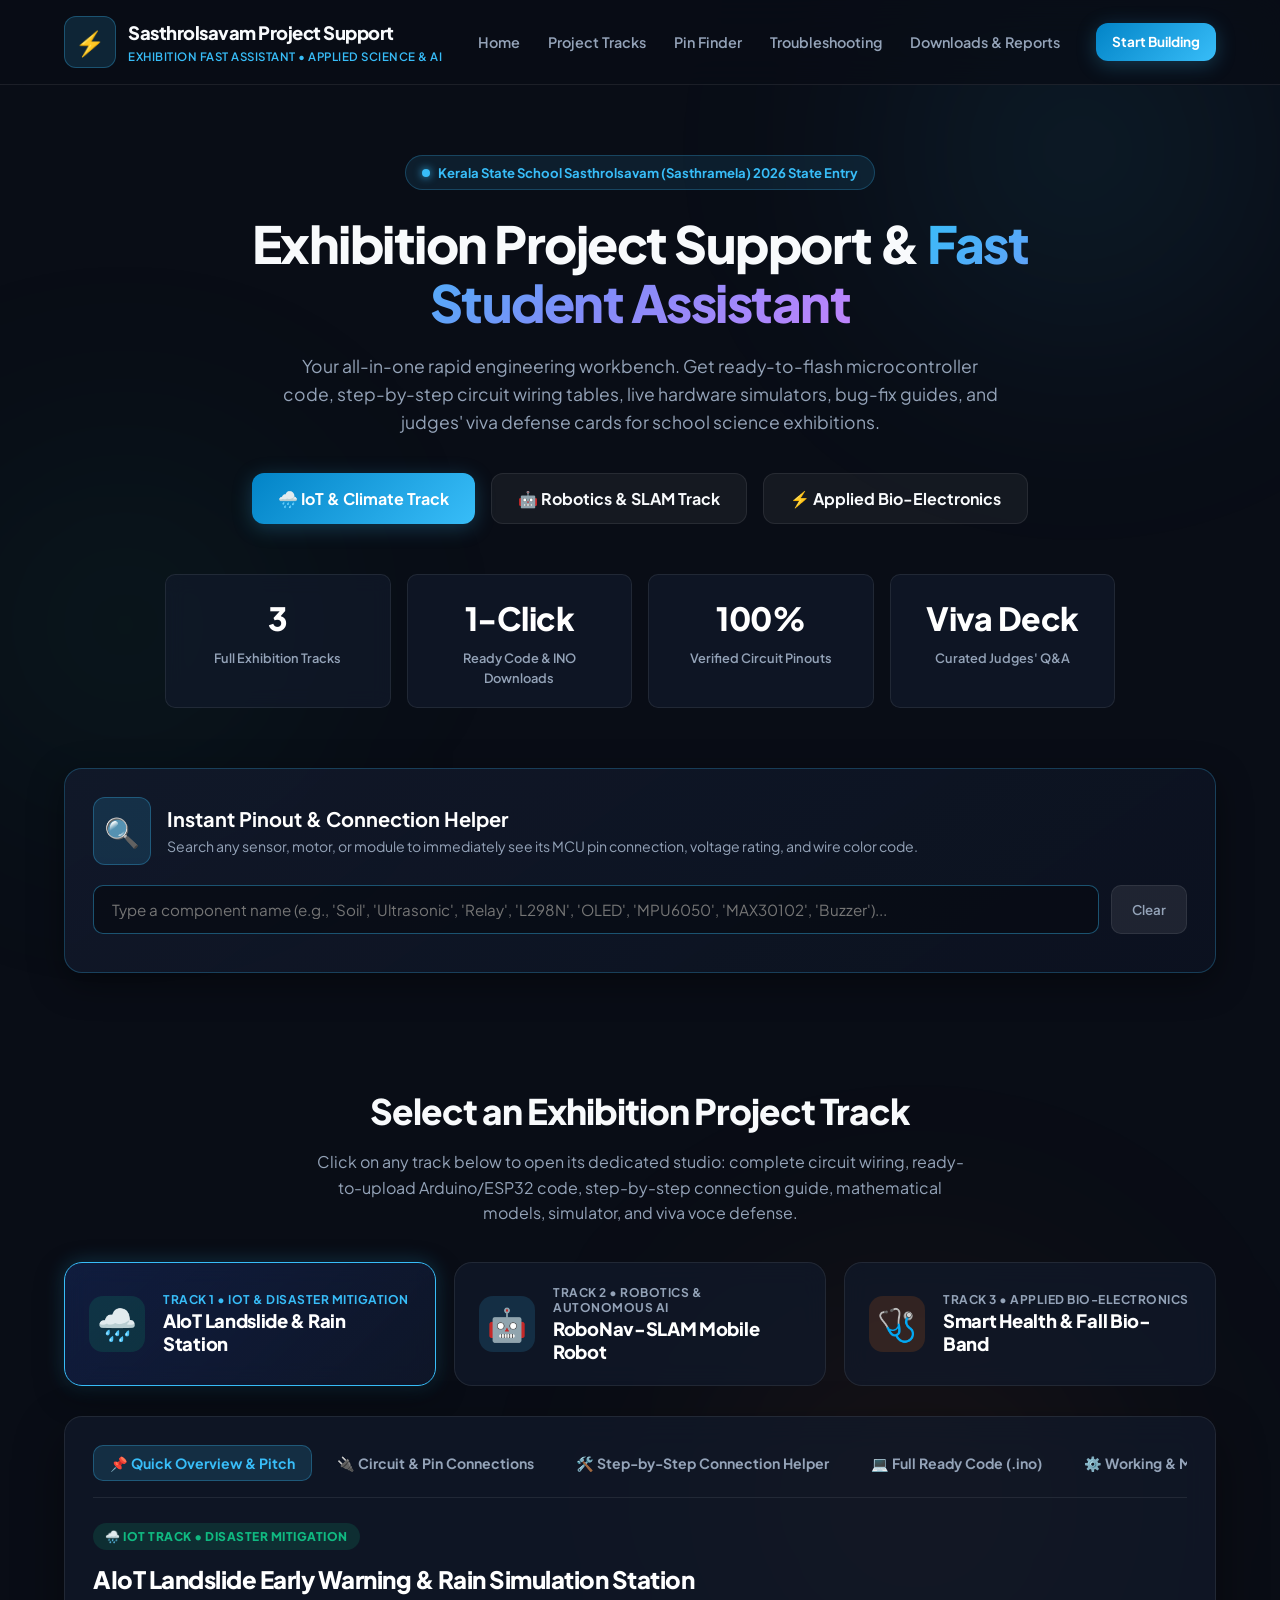
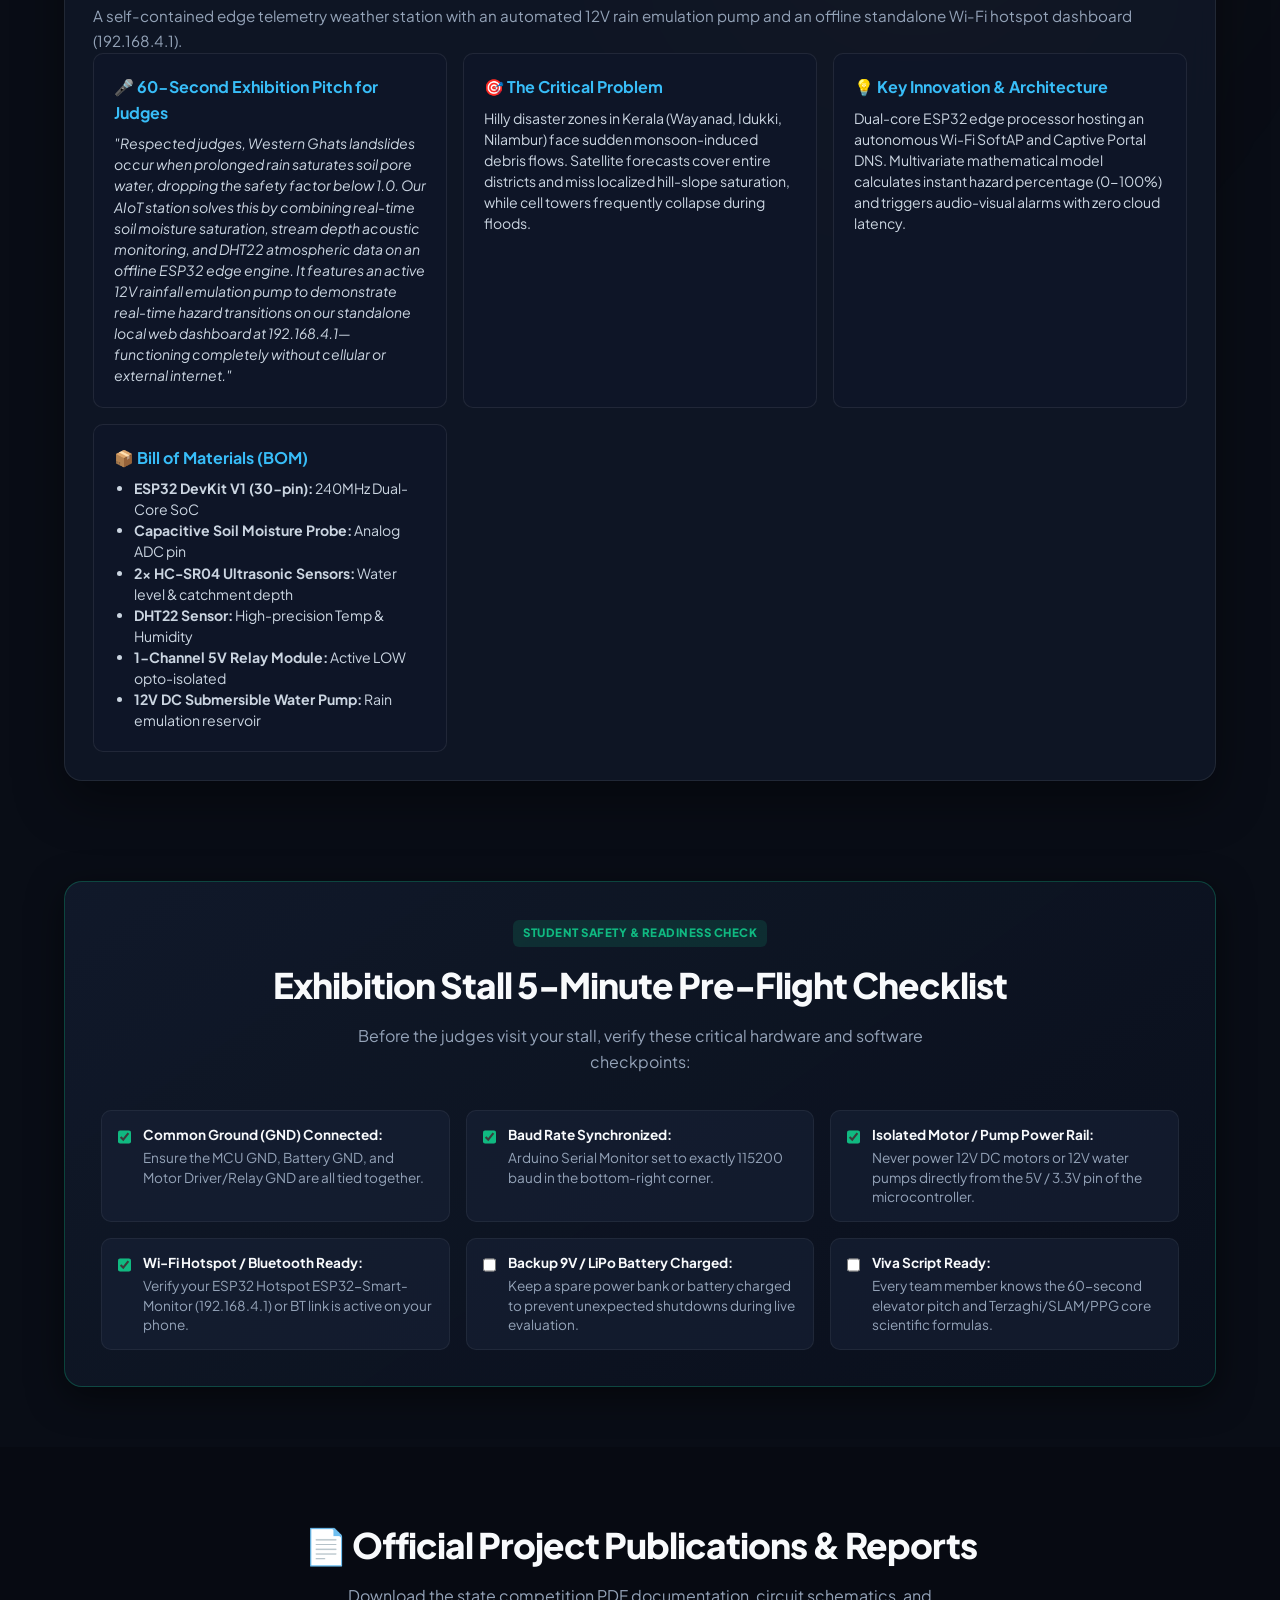
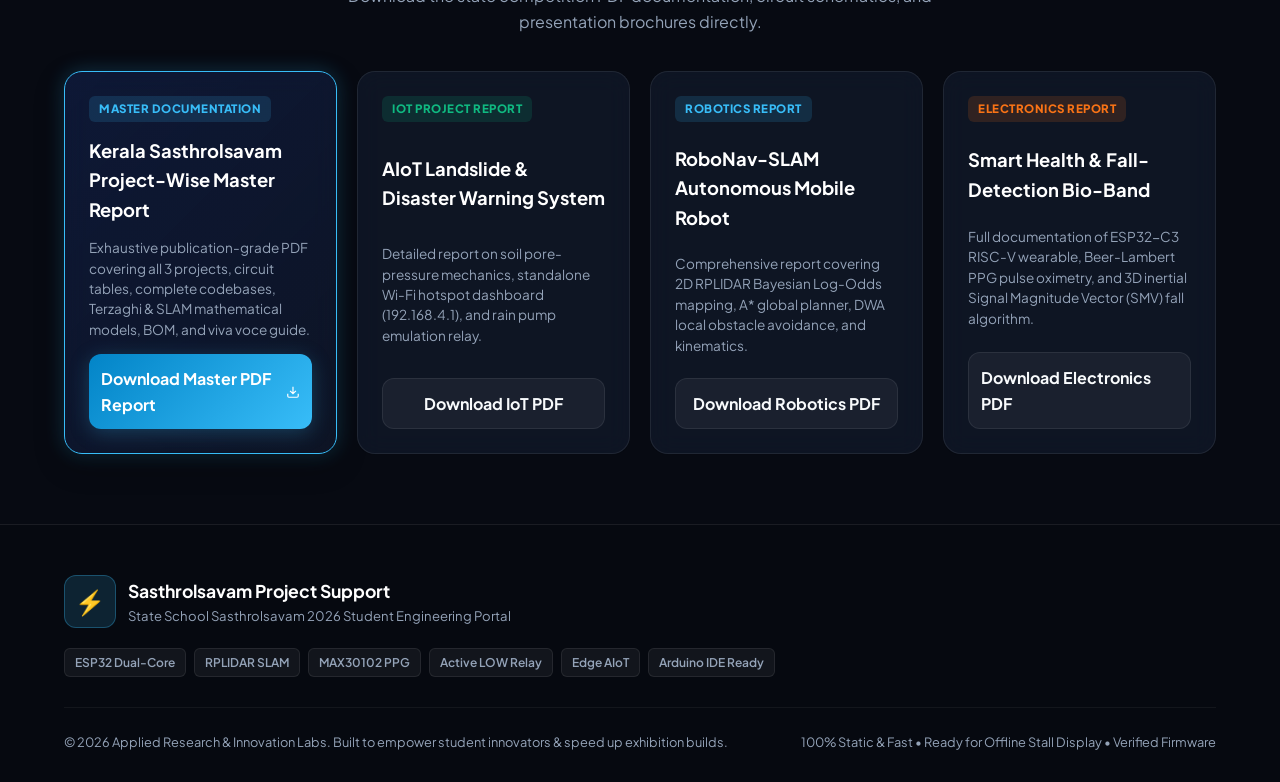
<file: index.html>
<!DOCTYPE html>
<html lang="en">
<head>
  <meta charset="UTF-8">
  <meta name="viewport" content="width=device-width, initial-scale=1.0">
  <title>Sasthrolsavam Project Support | Applied Innovation Hub for IoT, Robotics & Electronics</title>
  <meta name="description" content="Official project support & exhibition assistant portal - Complete guides, circuit pinouts, ready-to-upload code, troubleshooting, and viva defense for IoT, Robotics, and Electronics exhibition projects.">
  <link rel="stylesheet" href="style.css">
  <link rel="preconnect" href="https://fonts.googleapis.com">
  <link rel="preconnect" href="https://fonts.gstatic.com" crossorigin>
  <link href="https://fonts.googleapis.com/css2?family=Plus+Jakarta+Sans:wght@400;500;600;700;800&family=JetBrains+Mono:wght@400;500;700&display=swap" rel="stylesheet">
</head>
<body>
  <!-- Background Glows -->
  <div class="glow glow-1"></div>
  <div class="glow glow-2"></div>
  <div class="glow glow-3"></div>

  <!-- Navbar -->
  <nav class="navbar">
    <div class="nav-container">
      <div class="nav-brand" onclick="window.scrollTo({top: 0, behavior: 'smooth'})" style="cursor: pointer;">
        <span class="brand-logo">⚡</span>
        <div class="brand-text">
          <span class="brand-name">Sasthrolsavam Project Support</span>
          <span class="brand-tag">Exhibition Fast Assistant &bull; Applied Science & AI</span>
        </div>
      </div>
      <div class="nav-links">
        <a href="#hero" class="nav-link">Home</a>
        <a href="#projects-hub" class="nav-link">Project Tracks</a>
        <a href="#pinout-finder" class="nav-link">Pin Finder</a>
        <a href="#troubleshooting-guide" class="nav-link">Troubleshooting</a>
        <a href="#downloads" class="nav-link">Downloads & Reports</a>
      </div>
      <div class="nav-actions">
        <a href="#projects-hub" class="btn btn-sm btn-primary">Start Building</a>
      </div>
    </div>
  </nav>

  <!-- Hero Section -->
  <header class="hero" id="hero">
    <div class="hero-container">
      <div class="badge-pill">
        <span class="badge-dot"></span>
        <span>Kerala State School Sasthrolsavam (Sasthramela) 2026 State Entry</span>
      </div>
      <h1 class="hero-title">
        Exhibition Project Support & <span class="gradient-text">Fast Student Assistant</span>
      </h1>
      <p class="hero-desc">
        Your all-in-one rapid engineering workbench. Get ready-to-flash microcontroller code, step-by-step circuit wiring tables, live hardware simulators, bug-fix guides, and judges' viva defense cards for school science exhibitions.
      </p>

      <!-- Fast Action Domain Cards -->
      <div class="hero-actions">
        <button class="btn btn-lg btn-primary quick-jump" onclick="selectDomain('iot')">
          <span>🌧️ IoT & Climate Track</span>
        </button>
        <button class="btn btn-lg btn-secondary quick-jump" onclick="selectDomain('robotics')">
          <span>🤖 Robotics & SLAM Track</span>
        </button>
        <button class="btn btn-lg btn-secondary quick-jump" onclick="selectDomain('electronics')">
          <span>⚡ Applied Bio-Electronics</span>
        </button>
      </div>

      <!-- Quick Metrics -->
      <div class="stats-grid">
        <div class="stat-card">
          <span class="stat-num">3</span>
          <span class="stat-label">Full Exhibition Tracks</span>
        </div>
        <div class="stat-card">
          <span class="stat-num">1-Click</span>
          <span class="stat-label">Ready Code & INO Downloads</span>
        </div>
        <div class="stat-card">
          <span class="stat-num">100%</span>
          <span class="stat-label">Verified Circuit Pinouts</span>
        </div>
        <div class="stat-card">
          <span class="stat-num">Viva Deck</span>
          <span class="stat-label">Curated Judges' Q&A</span>
        </div>
      </div>
    </div>
  </header>

  <!-- Universal Instant Pin Finder Search Bar -->
  <section class="pinout-search-section" id="pinout-finder">
    <div class="section-container">
      <div class="search-box-card">
        <div class="search-header">
          <span class="search-icon">🔍</span>
          <div>
            <h3>Instant Pinout & Connection Helper</h3>
            <p>Search any sensor, motor, or module to immediately see its MCU pin connection, voltage rating, and wire color code.</p>
          </div>
        </div>
        <div class="search-input-wrapper">
          <input type="text" id="pinout-search-input" placeholder="Type a component name (e.g., 'Soil', 'Ultrasonic', 'Relay', 'L298N', 'OLED', 'MPU6050', 'MAX30102', 'Buzzer')..." oninput="searchPinout(this.value)">
          <button class="search-clear-btn" onclick="clearPinoutSearch()">Clear</button>
        </div>
        <div id="pinout-search-results" class="pinout-results-box" style="display: none;">
          <!-- Dynamically filled by JS -->
        </div>
      </div>
    </div>
  </section>

  <!-- Projects Hub Section -->
  <main class="projects-section" id="projects-hub">
    <div class="section-container">
      <div class="section-header">
        <h2 class="section-title">Select an Exhibition Project Track</h2>
        <p class="section-subtitle">Click on any track below to open its dedicated studio: complete circuit wiring, ready-to-upload Arduino/ESP32 code, step-by-step connection guide, mathematical models, simulator, and viva voce defense.</p>
      </div>

      <!-- 3 Main Project Selector Menus -->
      <div class="project-selector">
        <button class="project-btn active" data-project="iot" id="btn-iot" onclick="selectDomain('iot')">
          <div class="project-btn-icon" style="background: rgba(16, 185, 129, 0.15); color: #10b981;">🌧️</div>
          <div class="project-btn-info">
            <span class="project-btn-tag">Track 1 &bull; IoT & Disaster Mitigation</span>
            <h3 class="project-btn-title">AIoT Landslide & Rain Station</h3>
          </div>
        </button>

        <button class="project-btn" data-project="robotics" id="btn-robotics" onclick="selectDomain('robotics')">
          <div class="project-btn-icon" style="background: rgba(56, 189, 248, 0.15); color: #38bdf8;">🤖</div>
          <div class="project-btn-info">
            <span class="project-btn-tag">Track 2 &bull; Robotics & Autonomous AI</span>
            <h3 class="project-btn-title">RoboNav-SLAM Mobile Robot</h3>
          </div>
        </button>

        <button class="project-btn" data-project="electronics" id="btn-electronics" onclick="selectDomain('electronics')">
          <div class="project-btn-icon" style="background: rgba(249, 115, 22, 0.15); color: #f97316;">🩺</div>
          <div class="project-btn-info">
            <span class="project-btn-tag">Track 3 &bull; Applied Bio-Electronics</span>
            <h3 class="project-btn-title">Smart Health & Fall Bio-Band</h3>
          </div>
        </button>
      </div>

      <!-- Project Detail Display Container -->
      <div class="project-detail-box" id="project-detail">
        <!-- Sub-Navigation Tabs for Selected Project -->
        <div class="tabs-nav">
          <button class="tab-link active" data-tab="overview">📌 Quick Overview & Pitch</button>
          <button class="tab-link" data-tab="circuit">🔌 Circuit & Pin Connections</button>
          <button class="tab-link" data-tab="steps">🛠️ Step-by-Step Connection Helper</button>
          <button class="tab-link" data-tab="code">💻 Full Ready Code (.ino)</button>
          <button class="tab-link" data-tab="working">⚙️ Working & Math Formulation</button>
          <button class="tab-link" data-tab="applications">🚀 Exhibition Applications</button>
          <button class="tab-link" data-tab="simulator">🎮 Live Interactive Simulator</button>
          <button class="tab-link" data-tab="troubleshooting">🚨 Fast Troubleshooting</button>
          <button class="tab-link" data-tab="viva">🎤 Judges' Viva Voce Defense</button>
        </div>

        <!-- Dynamic Content Injected Here by JavaScript -->
        <div class="tab-content-wrapper" id="tab-content">
          <!-- Populated by script.js -->
        </div>
      </div>
    </div>
  </main>

  <!-- Universal Exhibition Pre-Presentation Checklist -->
  <section class="checklist-section" id="troubleshooting-guide">
    <div class="section-container">
      <div class="checklist-card">
        <div class="section-header text-left">
          <span class="doc-badge green">Student Safety & Readiness Check</span>
          <h2 class="section-title" style="margin-top: 10px;">Exhibition Stall 5-Minute Pre-Flight Checklist</h2>
          <p class="section-subtitle">Before the judges visit your stall, verify these critical hardware and software checkpoints:</p>
        </div>

        <div class="checklist-grid">
          <label class="checklist-item">
            <input type="checkbox" checked>
            <div class="check-text">
              <strong>Common Ground (GND) Connected:</strong> Ensure the MCU GND, Battery GND, and Motor Driver/Relay GND are all tied together.
            </div>
          </label>
          <label class="checklist-item">
            <input type="checkbox" checked>
            <div class="check-text">
              <strong>Baud Rate Synchronized:</strong> Arduino Serial Monitor set to exactly <code>115200 baud</code> in the bottom-right corner.
            </div>
          </label>
          <label class="checklist-item">
            <input type="checkbox" checked>
            <div class="check-text">
              <strong>Isolated Motor / Pump Power Rail:</strong> Never power 12V DC motors or 12V water pumps directly from the 5V / 3.3V pin of the microcontroller.
            </div>
          </label>
          <label class="checklist-item">
            <input type="checkbox" checked>
            <div class="check-text">
              <strong>Wi-Fi Hotspot / Bluetooth Ready:</strong> Verify your ESP32 Hotspot <code>ESP32-Smart-Monitor</code> (192.168.4.1) or BT link is active on your phone.
            </div>
          </label>
          <label class="checklist-item">
            <input type="checkbox">
            <div class="check-text">
              <strong>Backup 9V / LiPo Battery Charged:</strong> Keep a spare power bank or battery charged to prevent unexpected shutdowns during live evaluation.
            </div>
          </label>
          <label class="checklist-item">
            <input type="checkbox">
            <div class="check-text">
              <strong>Viva Script Ready:</strong> Every team member knows the 60-second elevator pitch and Terzaghi/SLAM/PPG core scientific formulas.
            </div>
          </label>
        </div>
      </div>
    </div>
  </section>

  <!-- Master Documentation & Downloads Section -->
  <section class="downloads-section" id="downloads">
    <div class="section-container">
      <div class="section-header">
        <h2 class="section-title">📄 Official Project Publications & Reports</h2>
        <p class="section-subtitle">Download the state competition PDF documentation, circuit schematics, and presentation brochures directly.</p>
      </div>

      <div class="downloads-grid">
        <div class="doc-card featured">
          <div class="doc-badge">Master Documentation</div>
          <h3>Kerala Sasthrolsavam Project-Wise Master Report</h3>
          <p>Exhaustive publication-grade PDF covering all 3 projects, circuit tables, complete codebases, Terzaghi & SLAM mathematical models, BOM, and viva voce guide.</p>
          <a href="reports/Kerala_Sasthrolsavam_Projectwise_Master_Report.pdf" download class="btn btn-primary btn-block">
            <span>Download Master PDF Report</span>
            <svg width="18" height="18" viewBox="0 0 24 24" fill="none" stroke="currentColor" stroke-width="2"><path d="M21 15v4a2 2 0 0 1-2 2H5a2 2 0 0 1-2-2v-4M7 10l5 5 5-5M12 15V3"/></svg>
          </a>
        </div>

        <div class="doc-card">
          <div class="doc-badge green">IoT Project Report</div>
          <h3>AIoT Landslide & Disaster Warning System</h3>
          <p>Detailed report on soil pore-pressure mechanics, standalone Wi-Fi hotspot dashboard (192.168.4.1), and rain pump emulation relay.</p>
          <a href="reports/Landslide_Alert_System_Sasthramela_Report.pdf" download class="btn btn-secondary btn-block">
            <span>Download IoT PDF</span>
          </a>
        </div>

        <div class="doc-card">
          <div class="doc-badge blue">Robotics Report</div>
          <h3>RoboNav-SLAM Autonomous Mobile Robot</h3>
          <p>Comprehensive report covering 2D RPLIDAR Bayesian Log-Odds mapping, A* global planner, DWA local obstacle avoidance, and kinematics.</p>
          <a href="reports/RoboNav_SLAM_Sasthramela_Report.pdf" download class="btn btn-secondary btn-block">
            <span>Download Robotics PDF</span>
          </a>
        </div>

        <div class="doc-card">
          <div class="doc-badge orange">Electronics Report</div>
          <h3>Smart Health & Fall-Detection Bio-Band</h3>
          <p>Full documentation of ESP32-C3 RISC-V wearable, Beer-Lambert PPG pulse oximetry, and 3D inertial Signal Magnitude Vector (SMV) fall algorithm.</p>
          <a href="reports/Health_Monitor_Band_Sasthramela_Report.pdf" download class="btn btn-secondary btn-block">
            <span>Download Electronics PDF</span>
          </a>
        </div>
      </div>
    </div>
  </section>

  <!-- Footer -->
  <footer class="footer">
    <div class="footer-container">
      <div class="footer-top">
        <div class="footer-brand">
          <span class="brand-logo">⚡</span>
          <div>
            <h3>Sasthrolsavam Project Support</h3>
            <p>State School Sasthrolsavam 2026 Student Engineering Portal</p>
          </div>
        </div>
        <div class="footer-tags">
          <span class="tag">ESP32 Dual-Core</span>
          <span class="tag">RPLIDAR SLAM</span>
          <span class="tag">MAX30102 PPG</span>
          <span class="tag">Active LOW Relay</span>
          <span class="tag">Edge AIoT</span>
          <span class="tag">Arduino IDE Ready</span>
        </div>
      </div>
      <div class="footer-bottom">
        <p>&copy; 2026 Applied Research & Innovation Labs. Built to empower student innovators & speed up exhibition builds.</p>
        <p>100% Static & Fast &bull; Ready for Offline Stall Display &bull; Verified Firmware</p>
      </div>
    </div>
  </footer>

  <script src="script.js"></script>
</body>
</html>
</file>
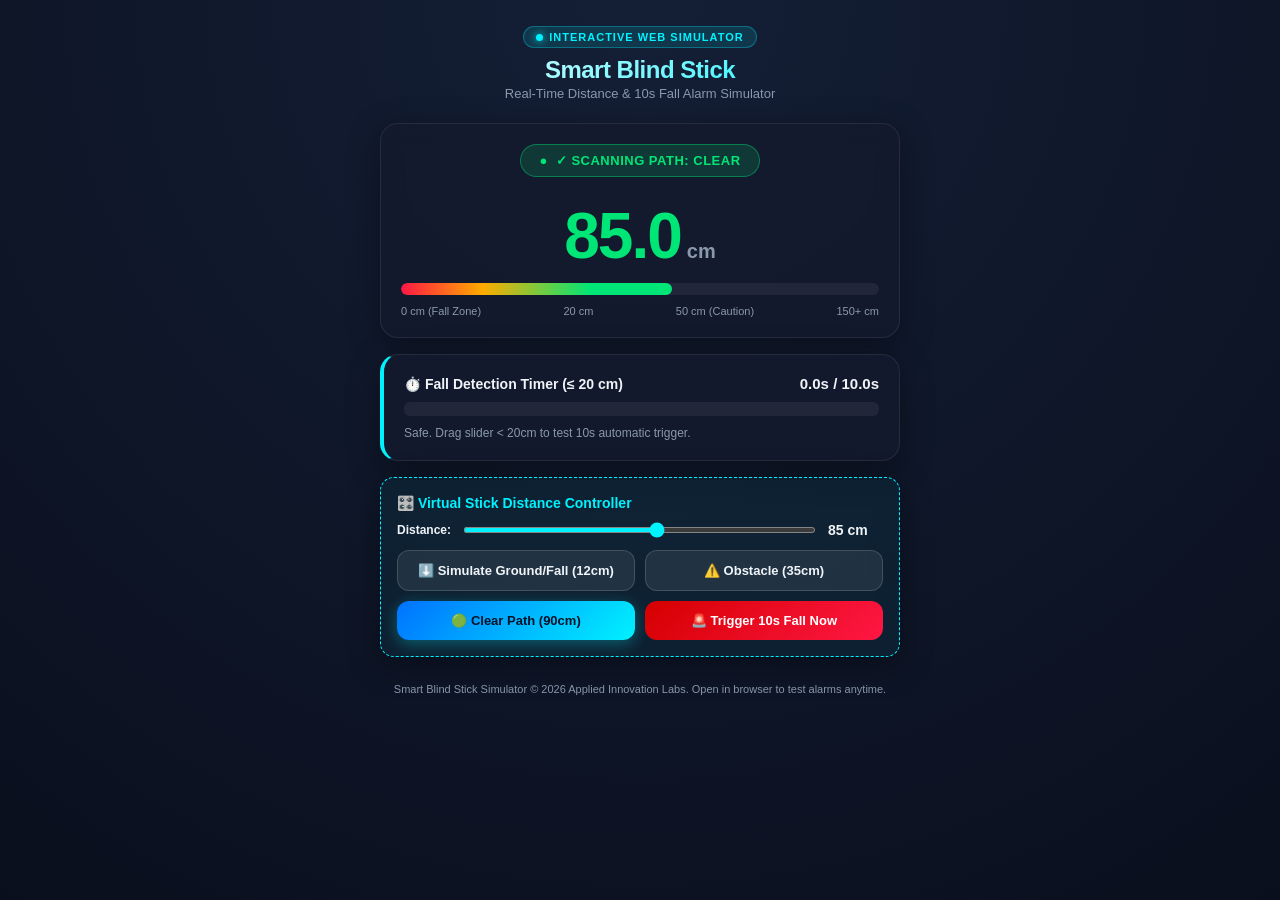
<file: smart_blind_stick/simulator/index.html>
<!DOCTYPE html>
<html lang="en">
<head>
  <meta charset="UTF-8">
  <meta name="viewport" content="width=device-width, initial-scale=1.0, maximum-scale=1.0, user-scalable=no">
  <title>Smart Blind Stick Dashboard (Live Simulator)</title>
  <style>
    :root {
      --bg-dark: #0a0f1d;
      --card-bg: rgba(20, 27, 45, 0.85);
      --card-border: rgba(255, 255, 255, 0.08);
      --accent-cyan: #00f2ff;
      --accent-blue: #0072ff;
      --color-safe: #00e676;
      --color-warn: #ffab00;
      --color-danger: #ff1744;
      --text-main: #f0f4f8;
      --text-muted: #8a99ad;
    }

    * {
      box-sizing: border-box;
      margin: 0;
      padding: 0;
      font-family: -apple-system, BlinkMacSystemFont, 'Segoe UI', Roboto, Helvetica, Arial, sans-serif;
    }

    body {
      background: radial-gradient(circle at top center, #141f36 0%, var(--bg-dark) 100%);
      color: var(--text-main);
      min-height: 100vh;
      padding: 16px;
      display: flex;
      flex-direction: column;
      align-items: center;
    }

    .container {
      width: 100%;
      max-width: 520px;
      display: flex;
      flex-direction: column;
      gap: 16px;
    }

    header {
      text-align: center;
      padding: 10px 0 6px;
    }

    .header-badge {
      display: inline-flex;
      align-items: center;
      gap: 6px;
      background: rgba(0, 242, 255, 0.12);
      border: 1px solid rgba(0, 242, 255, 0.3);
      color: var(--accent-cyan);
      font-size: 11px;
      font-weight: 700;
      text-transform: uppercase;
      letter-spacing: 1px;
      padding: 4px 12px;
      border-radius: 20px;
      margin-bottom: 8px;
    }

    .header-badge .pulse-dot {
      width: 7px;
      height: 7px;
      background: var(--accent-cyan);
      border-radius: 50%;
      box-shadow: 0 0 8px var(--accent-cyan);
      animation: pulse 1.5s infinite;
    }

    @keyframes pulse {
      0% { transform: scale(0.9); opacity: 0.7; }
      50% { transform: scale(1.3); opacity: 1; }
      100% { transform: scale(0.9); opacity: 0.7; }
    }

    h1 {
      font-size: 24px;
      font-weight: 800;
      letter-spacing: -0.5px;
      background: linear-gradient(135deg, #ffffff 0%, var(--accent-cyan) 100%);
      -webkit-background-clip: text;
      -webkit-text-fill-color: transparent;
    }

    .subtitle {
      font-size: 13px;
      color: var(--text-muted);
      margin-top: 2px;
    }

    .card {
      background: var(--card-bg);
      backdrop-filter: blur(12px);
      -webkit-backdrop-filter: blur(12px);
      border: 1px solid var(--card-border);
      border-radius: 18px;
      padding: 20px;
      box-shadow: 0 8px 32px rgba(0, 0, 0, 0.37);
      transition: all 0.3s ease;
    }

    .emergency-banner {
      display: none;
      background: linear-gradient(135deg, rgba(255, 23, 68, 0.95), rgba(183, 0, 32, 0.95));
      border: 2px solid #ff5252;
      border-radius: 18px;
      padding: 20px;
      text-align: center;
      box-shadow: 0 0 35px rgba(255, 23, 68, 0.75);
      animation: emergencyPulse 0.8s infinite alternate;
    }

    @keyframes emergencyPulse {
      from { transform: scale(1); box-shadow: 0 0 20px rgba(255, 23, 68, 0.6); }
      to { transform: scale(1.02); box-shadow: 0 0 45px rgba(255, 23, 68, 1); }
    }

    .emergency-banner.active {
      display: block;
    }

    .emergency-title {
      font-size: 22px;
      font-weight: 900;
      color: #ffffff;
      text-transform: uppercase;
      letter-spacing: 1px;
      display: flex;
      align-items: center;
      justify-content: center;
      gap: 10px;
    }

    .emergency-desc {
      font-size: 14px;
      color: #ffebee;
      margin-top: 8px;
      font-weight: 500;
      line-height: 1.4;
    }

    .btn-silence {
      margin-top: 14px;
      background: #ffffff;
      color: #b70020;
      border: none;
      padding: 10px 24px;
      border-radius: 12px;
      font-size: 15px;
      font-weight: 800;
      cursor: pointer;
      box-shadow: 0 4px 15px rgba(0,0,0,0.25);
      transition: transform 0.15s;
    }

    .btn-silence:active {
      transform: scale(0.95);
    }

    .gauge-card {
      text-align: center;
      position: relative;
      overflow: hidden;
    }

    .distance-display {
      margin: 10px 0;
      display: flex;
      justify-content: center;
      align-items: baseline;
      gap: 6px;
    }

    .distance-value {
      font-size: 64px;
      font-weight: 900;
      font-feature-settings: "tnum";
      letter-spacing: -2px;
      transition: color 0.3s;
    }

    .distance-unit {
      font-size: 20px;
      font-weight: 600;
      color: var(--text-muted);
    }

    .status-pill {
      display: inline-flex;
      align-items: center;
      gap: 8px;
      padding: 8px 18px;
      border-radius: 30px;
      font-size: 13px;
      font-weight: 700;
      text-transform: uppercase;
      letter-spacing: 0.5px;
      margin-bottom: 12px;
      transition: all 0.3s ease;
    }

    .status-safe {
      background: rgba(0, 230, 118, 0.15);
      color: var(--color-safe);
      border: 1px solid rgba(0, 230, 118, 0.4);
    }

    .status-warn {
      background: rgba(255, 171, 0, 0.15);
      color: var(--color-warn);
      border: 1px solid rgba(255, 171, 0, 0.4);
    }

    .status-danger {
      background: rgba(255, 23, 68, 0.18);
      color: var(--color-danger);
      border: 1px solid rgba(255, 23, 68, 0.5);
      animation: dangerFlash 1s infinite alternate;
    }

    .bar-container {
      background: rgba(255, 255, 255, 0.06);
      height: 12px;
      border-radius: 6px;
      overflow: hidden;
      margin: 10px 0;
      position: relative;
    }

    .distance-bar {
      height: 100%;
      width: 50%;
      border-radius: 6px;
      background: linear-gradient(90deg, var(--color-danger) 0%, var(--color-warn) 30%, var(--color-safe) 70%);
      transition: width 0.25s ease-out;
    }

    .fall-timer-card {
      border-left: 4px solid var(--accent-cyan);
    }

    .timer-header {
      display: flex;
      justify-content: space-between;
      align-items: center;
      margin-bottom: 8px;
    }

    .timer-title {
      font-size: 14px;
      font-weight: 700;
      color: var(--text-main);
      display: flex;
      align-items: center;
      gap: 6px;
    }

    .timer-val {
      font-size: 15px;
      font-weight: 800;
      font-feature-settings: "tnum";
    }

    .fall-progress-bar {
      height: 100%;
      width: 0%;
      border-radius: 6px;
      background: linear-gradient(90deg, #ffab00, #ff1744);
      transition: width 0.1s linear;
    }

    .timer-helper {
      font-size: 12px;
      color: var(--text-muted);
      margin-top: 6px;
    }

    .simulator-control {
      background: rgba(0, 242, 255, 0.05);
      border: 1px dashed var(--accent-cyan);
      border-radius: 14px;
      padding: 16px;
    }

    .sim-slider-row {
      display: flex;
      align-items: center;
      gap: 12px;
      margin-top: 10px;
    }

    input[type=range] {
      flex: 1;
      accent-color: var(--accent-cyan);
      height: 6px;
      cursor: pointer;
    }

    .btn-group {
      display: grid;
      grid-template-columns: 1fr 1fr;
      gap: 10px;
      margin-top: 12px;
    }

    .btn {
      background: rgba(255, 255, 255, 0.08);
      border: 1px solid rgba(255, 255, 255, 0.15);
      color: var(--text-main);
      padding: 12px 16px;
      border-radius: 12px;
      font-size: 13px;
      font-weight: 700;
      cursor: pointer;
      display: flex;
      align-items: center;
      justify-content: center;
      gap: 6px;
      transition: all 0.2s;
    }

    .btn:hover {
      background: rgba(255, 255, 255, 0.14);
    }

    .btn:active {
      transform: scale(0.97);
    }

    .btn-primary {
      background: linear-gradient(135deg, var(--accent-blue) 0%, var(--accent-cyan) 100%);
      border: none;
      color: #051329;
      font-weight: 800;
      box-shadow: 0 4px 15px rgba(0, 242, 255, 0.3);
    }

    .btn-danger {
      background: linear-gradient(135deg, #d50000 0%, #ff1744 100%);
      border: none;
      color: #fff;
    }

    footer {
      text-align: center;
      font-size: 11px;
      color: var(--text-muted);
      margin-top: 10px;
      padding-bottom: 16px;
    }
  </style>
</head>
<body>

  <div class="container">

    <header>
      <div class="header-badge">
        <div class="pulse-dot"></div>
        <span>Interactive Web Simulator</span>
      </div>
      <h1>Smart Blind Stick</h1>
      <p class="subtitle">Real-Time Distance & 10s Fall Alarm Simulator</p>
    </header>

    <!-- EMERGENCY ALERT BANNER -->
    <div id="emergencyBanner" class="emergency-banner">
      <div class="emergency-title">
        <span>🚨</span> FALL DETECTED! <span>🚨</span>
      </div>
      <p class="emergency-desc">
        <strong>THE USER HAS FALLEN DOWN!</strong><br>
        Distance was &le; 20 cm for over 10 continuous seconds.<br>
        Emergency Siren & Spoken Voice Alert are Active!
      </p>
      <button class="btn-silence" onclick="resetAlarm()">SILENCE & RESET ALARM</button>
    </div>

    <!-- MAIN DISTANCE GAUGE -->
    <div class="card gauge-card">
      <div id="statusPill" class="status-pill status-safe">
        <span>●</span> <span id="statusText">Scanning Path: Safe</span>
      </div>

      <div class="distance-display">
        <span id="distVal" class="distance-value">85.0</span>
        <span class="distance-unit">cm</span>
      </div>

      <div class="bar-container">
        <div id="distBar" class="distance-bar" style="width: 56%;"></div>
      </div>
      <div style="display: flex; justify-content: space-between; font-size: 11px; color: var(--text-muted);">
        <span>0 cm (Fall Zone)</span>
        <span>20 cm</span>
        <span>50 cm (Caution)</span>
        <span>150+ cm</span>
      </div>
    </div>

    <!-- 10-SECOND FALL DETECTION TIMER -->
    <div class="card fall-timer-card">
      <div class="timer-header">
        <span class="timer-title">⏱️ Fall Detection Timer (&le; 20 cm)</span>
        <span id="timerVal" class="timer-val">0.0s / 10.0s</span>
      </div>
      <div class="bar-container" style="height: 14px;">
        <div id="fallBar" class="fall-progress-bar"></div>
      </div>
      <div class="timer-helper" id="timerHelper">
        Drag slider below 20 cm to start 10s countdown.
      </div>
    </div>

    <!-- SIMULATOR CONTROLS -->
    <div class="card simulator-control">
      <strong style="font-size: 14px; color: var(--accent-cyan);">🎛️ Virtual Stick Distance Controller</strong>
      <div class="sim-slider-row">
        <span style="font-size: 12px; font-weight: 700;">Distance:</span>
        <input type="range" id="simSlider" min="5" max="150" value="85" oninput="onSliderChange(this.value)">
        <span id="sliderLabel" style="font-size: 14px; font-weight: 800; width: 55px;">85 cm</span>
      </div>

      <div class="btn-group">
        <button class="btn" onclick="setSimDistance(12)">⬇️ Simulate Ground/Fall (12cm)</button>
        <button class="btn" onclick="setSimDistance(35)">⚠️ Obstacle (35cm)</button>
        <button class="btn btn-primary" onclick="setSimDistance(90)">🟢 Clear Path (90cm)</button>
        <button class="btn btn-danger" onclick="triggerImmediateFall()">🚨 Trigger 10s Fall Now</button>
      </div>
    </div>

    <footer>
      Smart Blind Stick Simulator &copy; 2026 Applied Innovation Labs. Open in browser to test alarms anytime.
    </footer>

  </div>

  <script>
    let currentDistance = 85.0;
    let fallStartTime = 0;
    let isAlarm = false;
    let audioCtx = null;
    let sirenInterval = null;
    let isSirenPlaying = false;
    let speechTimer = null;

    function initAudio() {
      if (!audioCtx) {
        const AudioContext = window.AudioContext || window.webkitAudioContext;
        audioCtx = new AudioContext();
      }
      if (audioCtx.state === 'suspended') audioCtx.resume();
    }

    function beep(freq = 880, duration = 0.2, type = 'sawtooth') {
      try {
        if (!audioCtx) initAudio();
        const osc = audioCtx.createOscillator();
        const gain = audioCtx.createGain();
        osc.type = type;
        osc.frequency.setValueAtTime(freq, audioCtx.currentTime);
        gain.gain.setValueAtTime(0.3, audioCtx.currentTime);
        gain.gain.exponentialRampToValueAtTime(0.001, audioCtx.currentTime + duration);
        osc.connect(gain);
        gain.connect(audioCtx.destination);
        osc.start();
        osc.stop(audioCtx.currentTime + duration);
      } catch (e) {}
    }

    function startEmergencySiren() {
      if (isSirenPlaying) return;
      initAudio();
      isSirenPlaying = true;
      let high = false;
      sirenInterval = setInterval(() => {
        if (!isSirenPlaying) return;
        beep(high ? 1760 : 980, 0.25, 'sawtooth');
        high = !high;
      }, 260);

      speak("Warning! Emergency! The user has fallen down! Please assist immediately!");
      speechTimer = setInterval(() => {
        if (isSirenPlaying) speak("Alert! Man fell down! Assist user now!");
      }, 7000);
    }

    function stopEmergencySiren() {
      isSirenPlaying = false;
      if (sirenInterval) clearInterval(sirenInterval);
      if (speechTimer) clearInterval(speechTimer);
      if ('speechSynthesis' in window) window.speechSynthesis.cancel();
    }

    function speak(text) {
      if ('speechSynthesis' in window) {
        const utter = new SpeechSynthesisUtterance(text);
        utter.rate = 1.1;
        window.speechSynthesis.speak(utter);
      }
    }

    function onSliderChange(val) {
      currentDistance = parseFloat(val);
      document.getElementById('sliderLabel').innerText = `${currentDistance} cm`;
      updateUI();
    }

    function setSimDistance(val) {
      document.getElementById('simSlider').value = val;
      onSliderChange(val);
    }

    function triggerImmediateFall() {
      setSimDistance(10);
      fallStartTime = Date.now() - 10050; // Force trigger
    }

    function resetAlarm() {
      isAlarm = false;
      fallStartTime = 0;
      setSimDistance(80);
      stopEmergencySiren();
      document.getElementById('emergencyBanner').classList.remove('active');
    }

    // Simulation Loop (runs every 100ms)
    setInterval(() => {
      const now = Date.now();
      let fallSeconds = 0;

      if (currentDistance <= 20.0) {
        if (fallStartTime === 0) {
          fallStartTime = now;
        }
        fallSeconds = (now - fallStartTime) / 1000;
        if (fallSeconds >= 10.0 && !isAlarm) {
          isAlarm = true;
          startEmergencySiren();
        }
      } else {
        if (!isAlarm) {
          fallStartTime = 0;
          fallSeconds = 0;
        }
      }

      updateUI(fallSeconds);
    }, 100);

    function updateUI(fallSeconds = 0) {
      const dist = currentDistance;
      const distValEl = document.getElementById('distVal');
      const statusPill = document.getElementById('statusPill');
      const statusText = document.getElementById('statusText');
      const distBar = document.getElementById('distBar');
      const banner = document.getElementById('emergencyBanner');

      distValEl.innerText = dist.toFixed(1);
      const barPct = Math.min(100, Math.max(5, (dist / 150) * 100));
      distBar.style.width = `${barPct}%`;

      const clampedSec = Math.min(10.0, fallSeconds);
      document.getElementById('timerVal').innerText = `${clampedSec.toFixed(1)}s / 10.0s`;
      document.getElementById('fallBar').style.width = `${(clampedSec / 10.0) * 100}%`;

      if (isAlarm) {
        statusPill.className = 'status-pill status-danger';
        statusText.innerText = '🚨 CRITICAL: MAN FELL DOWN!';
        distValEl.style.color = 'var(--color-danger)';
        banner.classList.add('active');
      } else {
        banner.classList.remove('active');
        if (dist <= 20) {
          statusPill.className = 'status-pill status-danger';
          statusText.innerText = '⚠️ CRITICAL PROXIMITY (< 20cm)';
          distValEl.style.color = 'var(--color-danger)';
          document.getElementById('timerHelper').innerText = `Fall countdown active! Alarm in ${(10.0 - clampedSec).toFixed(1)}s!`;
        } else if (dist <= 50) {
          statusPill.className = 'status-pill status-warn';
          statusText.innerText = '⚠️ OBSTACLE NEARBY (< 50cm)';
          distValEl.style.color = 'var(--color-warn)';
          document.getElementById('timerHelper').innerText = 'Obstacle in path. Normal walking navigation.';
        } else {
          statusPill.className = 'status-pill status-safe';
          statusText.innerText = '✓ SCANNING PATH: CLEAR';
          distValEl.style.color = 'var(--color-safe)';
          document.getElementById('timerHelper').innerText = 'Safe. Drag slider < 20cm to test 10s automatic trigger.';
        }
      }
    }

    document.addEventListener('click', () => {
      initAudio();
    }, { once: true });
  </script>
</body>
</html>
</file>
<file: style.css>
:root {
  --bg: #090d16;
  --bg-card: rgba(18, 26, 44, 0.7);
  --bg-card-hover: rgba(28, 40, 68, 0.85);
  --border: rgba(255, 255, 255, 0.08);
  --border-active: rgba(56, 189, 248, 0.4);
  --text: #f8fafc;
  --text-muted: #94a3b8;
  --primary: #38bdf8;
  --primary-glow: rgba(56, 189, 248, 0.25);
  --green: #10b981;
  --orange: #f97316;
  --red: #ef4444;
  --radius: 18px;
  --radius-sm: 10px;
}

* {
  box-sizing: border-box;
  margin: 0;
  padding: 0;
  font-family: 'Plus Jakarta Sans', -apple-system, BlinkMacSystemFont, 'Segoe UI', Roboto, sans-serif;
}

body {
  background-color: var(--bg);
  color: var(--text);
  min-height: 100vh;
  overflow-x: hidden;
  position: relative;
  line-height: 1.6;
}

/* Background Ambient Glows */
.glow {
  position: absolute;
  border-radius: 50%;
  filter: blur(120px);
  pointer-events: none;
  z-index: 0;
}
.glow-1 {
  top: -100px;
  right: -50px;
  width: 500px;
  height: 500px;
  background: radial-gradient(circle, rgba(56, 189, 248, 0.15) 0%, transparent 70%);
}
.glow-2 {
  top: 400px;
  left: -100px;
  width: 450px;
  height: 450px;
  background: radial-gradient(circle, rgba(16, 185, 129, 0.12) 0%, transparent 70%);
}
.glow-3 {
  top: 1200px;
  right: 5%;
  width: 600px;
  height: 600px;
  background: radial-gradient(circle, rgba(249, 115, 22, 0.1) 0%, transparent 70%);
}

/* Container */
.nav-container,
.hero-container,
.section-container,
.footer-container {
  width: 100%;
  max-width: 1200px;
  margin: 0 auto;
  padding: 0 24px;
  position: relative;
  z-index: 1;
}

/* Navbar */
.navbar {
  position: sticky;
  top: 0;
  z-index: 100;
  background: rgba(9, 13, 22, 0.75);
  backdrop-filter: blur(16px);
  -webkit-backdrop-filter: blur(16px);
  border-bottom: 1px solid var(--border);
  padding: 16px 0;
}
.nav-container {
  display: flex;
  justify-content: space-between;
  align-items: center;
}
.nav-brand {
  display: flex;
  align-items: center;
  gap: 12px;
}
.brand-logo {
  font-size: 1.5rem;
  background: rgba(56, 189, 248, 0.15);
  padding: 6px 10px;
  border-radius: 12px;
  border: 1px solid rgba(56, 189, 248, 0.3);
}
.brand-name {
  font-size: 1.15rem;
  font-weight: 800;
  letter-spacing: -0.5px;
  display: block;
}
.brand-tag {
  font-size: 0.72rem;
  font-weight: 600;
  color: var(--primary);
  text-transform: uppercase;
  letter-spacing: 0.5px;
  display: block;
}
.nav-links {
  display: flex;
  gap: 28px;
}
.nav-link {
  color: var(--text-muted);
  text-decoration: none;
  font-size: 0.9rem;
  font-weight: 600;
  transition: color 0.2s ease;
}
.nav-link:hover {
  color: var(--text);
}

/* Buttons */
.btn {
  display: inline-flex;
  align-items: center;
  justify-content: center;
  gap: 8px;
  text-decoration: none;
  font-weight: 700;
  border-radius: 12px;
  cursor: pointer;
  transition: all 0.25s cubic-bezier(0.4, 0, 0.2, 1);
  border: none;
}
.btn-sm {
  padding: 8px 16px;
  font-size: 0.85rem;
}
.btn-lg {
  padding: 14px 26px;
  font-size: 1rem;
}
.btn-block {
  width: 100%;
  padding: 12px;
}
.btn-primary {
  background: linear-gradient(135deg, #0284c7, #38bdf8);
  color: #fff;
  box-shadow: 0 4px 20px var(--primary-glow);
}
.btn-primary:hover {
  transform: translateY(-2px);
  box-shadow: 0 8px 25px rgba(56, 189, 248, 0.4);
}
.btn-secondary {
  background: rgba(255, 255, 255, 0.05);
  color: var(--text);
  border: 1px solid var(--border);
}
.btn-secondary:hover {
  background: rgba(255, 255, 255, 0.1);
  border-color: rgba(255, 255, 255, 0.2);
  transform: translateY(-2px);
}

/* Hero Section */
.hero {
  padding: 70px 0 60px;
  text-align: center;
}
.badge-pill {
  display: inline-flex;
  align-items: center;
  gap: 8px;
  background: rgba(56, 189, 248, 0.1);
  border: 1px solid rgba(56, 189, 248, 0.25);
  color: var(--primary);
  padding: 6px 16px;
  border-radius: 999px;
  font-size: 0.82rem;
  font-weight: 700;
  margin-bottom: 24px;
}
.badge-dot {
  width: 8px;
  height: 8px;
  background: var(--primary);
  border-radius: 50%;
  box-shadow: 0 0 8px var(--primary);
  animation: pulse 2s infinite ease-in-out;
}
@keyframes pulse {
  0%, 100% { opacity: 1; transform: scale(1); }
  50% { opacity: 0.4; transform: scale(0.8); }
}
.hero-title {
  font-size: 3.2rem;
  font-weight: 800;
  line-height: 1.15;
  letter-spacing: -1.5px;
  max-width: 900px;
  margin: 0 auto 20px;
}
.gradient-text {
  background: linear-gradient(135deg, #38bdf8, #818cf8, #c084fc);
  -webkit-background-clip: text;
  -webkit-text-fill-color: transparent;
}
.hero-desc {
  font-size: 1.1rem;
  color: var(--text-muted);
  max-width: 720px;
  margin: 0 auto 36px;
  line-height: 1.6;
}
.hero-actions {
  display: flex;
  justify-content: center;
  gap: 16px;
  flex-wrap: wrap;
  margin-bottom: 50px;
}

/* Stats Grid */
.stats-grid {
  display: grid;
  grid-template-columns: repeat(auto-fit, minmax(200px, 1fr));
  gap: 16px;
  max-width: 950px;
  margin: 0 auto;
}
.stat-card {
  background: var(--bg-card);
  backdrop-filter: blur(10px);
  border: 1px solid var(--border);
  border-radius: var(--radius-sm);
  padding: 18px 20px;
  display: flex;
  flex-direction: column;
  align-items: center;
  gap: 4px;
}
.stat-num {
  font-size: 2rem;
  font-weight: 800;
  color: #fff;
  letter-spacing: -0.5px;
}
.stat-label {
  font-size: 0.8rem;
  color: var(--text-muted);
  font-weight: 600;
}

/* Projects Section */
.projects-section {
  padding: 60px 0;
}
.section-header {
  text-align: center;
  margin-bottom: 36px;
}
.section-title {
  font-size: 2.2rem;
  font-weight: 800;
  letter-spacing: -1px;
  margin-bottom: 10px;
}
.section-subtitle {
  color: var(--text-muted);
  font-size: 1rem;
  max-width: 650px;
  margin: 0 auto;
}

/* Project Selector Buttons (3 Big Cards) */
.project-selector {
  display: grid;
  grid-template-columns: repeat(auto-fit, minmax(300px, 1fr));
  gap: 18px;
  margin-bottom: 30px;
}
.project-btn {
  background: var(--bg-card);
  backdrop-filter: blur(12px);
  border: 1.5px solid var(--border);
  border-radius: var(--radius);
  padding: 22px 24px;
  display: flex;
  align-items: center;
  gap: 18px;
  cursor: pointer;
  text-align: left;
  transition: all 0.25s ease;
  position: relative;
  overflow: hidden;
}
.project-btn:hover {
  background: var(--bg-card-hover);
  border-color: rgba(255, 255, 255, 0.2);
  transform: translateY(-3px);
}
.project-btn.active {
  background: linear-gradient(135deg, rgba(30, 58, 138, 0.35), rgba(15, 23, 42, 0.9));
  border-color: var(--primary);
  box-shadow: 0 10px 30px rgba(0, 0, 0, 0.4), 0 0 20px var(--primary-glow);
}
.project-btn-icon {
  font-size: 2rem;
  width: 56px;
  height: 56px;
  border-radius: 14px;
  display: flex;
  align-items: center;
  justify-content: center;
  flex-shrink: 0;
}
.project-btn-tag {
  font-size: 0.75rem;
  font-weight: 700;
  color: var(--text-muted);
  text-transform: uppercase;
  letter-spacing: 0.5px;
  display: block;
  margin-bottom: 2px;
}
.project-btn.active .project-btn-tag {
  color: var(--primary);
}
.project-btn-title {
  font-size: 1.15rem;
  font-weight: 800;
  color: #fff;
  letter-spacing: -0.3px;
}

/* Project Detail Box */
.project-detail-box {
  background: var(--bg-card);
  backdrop-filter: blur(16px);
  border: 1px solid var(--border);
  border-radius: var(--radius);
  padding: 28px;
  box-shadow: 0 20px 50px rgba(0, 0, 0, 0.4);
}

/* Tabs Navigation */
.tabs-nav {
  display: flex;
  gap: 8px;
  border-bottom: 1px solid var(--border);
  padding-bottom: 16px;
  margin-bottom: 24px;
  overflow-x: auto;
  scrollbar-width: none;
}
.tabs-nav::-webkit-scrollbar {
  display: none;
}
.tab-link {
  background: transparent;
  border: 1px solid transparent;
  color: var(--text-muted);
  padding: 8px 16px;
  border-radius: 10px;
  font-size: 0.88rem;
  font-weight: 700;
  cursor: pointer;
  white-space: nowrap;
  transition: all 0.2s ease;
}
.tab-link:hover {
  color: var(--text);
  background: rgba(255, 255, 255, 0.05);
}
.tab-link.active {
  background: rgba(56, 189, 248, 0.15);
  border-color: rgba(56, 189, 248, 0.3);
  color: var(--primary);
}

/* Tab Content Typography & Components */
.tab-content {
  display: flex;
  flex-direction: column;
  gap: 24px;
  animation: fadeIn 0.3s ease;
}
@keyframes fadeIn {
  from { opacity: 0; transform: translateY(6px); }
  to { opacity: 1; transform: translateY(0); }
}

.tab-header h3 {
  font-size: 1.5rem;
  font-weight: 800;
  color: #fff;
  letter-spacing: -0.5px;
  margin-bottom: 6px;
}
.tab-header p {
  color: var(--text-muted);
  font-size: 0.95rem;
}

/* Detail Cards Grid */
.detail-grid {
  display: grid;
  grid-template-columns: repeat(auto-fit, minmax(280px, 1fr));
  gap: 16px;
}
.detail-card {
  background: rgba(15, 23, 42, 0.6);
  border: 1px solid var(--border);
  border-radius: var(--radius-sm);
  padding: 20px;
}
.detail-card h4 {
  font-size: 1rem;
  font-weight: 700;
  color: var(--primary);
  margin-bottom: 8px;
  display: flex;
  align-items: center;
  gap: 8px;
}
.detail-card p, .detail-card li {
  font-size: 0.88rem;
  color: #cbd5e1;
  line-height: 1.5;
}
.detail-card ul {
  padding-left: 20px;
  margin-top: 6px;
}

/* Tables */
.data-table-wrap {
  width: 100%;
  overflow-x: auto;
  border-radius: var(--radius-sm);
  border: 1px solid var(--border);
}
.data-table {
  width: 100%;
  border-collapse: collapse;
  text-align: left;
  font-size: 0.85rem;
}
.data-table th {
  background: rgba(15, 23, 42, 0.9);
  color: var(--primary);
  padding: 12px 16px;
  font-weight: 700;
  text-transform: uppercase;
  font-size: 0.75rem;
  letter-spacing: 0.5px;
  border-bottom: 1px solid var(--border);
}
.data-table td {
  padding: 12px 16px;
  border-bottom: 1px solid rgba(255, 255, 255, 0.04);
  color: #cbd5e1;
}
.data-table tr:hover td {
  background: rgba(255, 255, 255, 0.02);
}

/* Code Display Block */
.code-container {
  background: #050811;
  border: 1px solid var(--border);
  border-radius: var(--radius-sm);
  overflow: hidden;
}
.code-header {
  background: rgba(15, 23, 42, 0.8);
  padding: 10px 16px;
  display: flex;
  justify-content: space-between;
  align-items: center;
  border-bottom: 1px solid var(--border);
}
.code-title {
  font-family: 'JetBrains Mono', monospace;
  font-size: 0.8rem;
  color: var(--primary);
  font-weight: 600;
}
.btn-copy {
  background: rgba(255, 255, 255, 0.08);
  border: 1px solid var(--border);
  color: var(--text-muted);
  padding: 4px 10px;
  border-radius: 6px;
  font-size: 0.75rem;
  font-weight: 600;
  cursor: pointer;
  transition: all 0.2s ease;
}
.btn-copy:hover {
  color: #fff;
  background: rgba(255, 255, 255, 0.15);
}
.code-block {
  padding: 16px;
  font-family: 'JetBrains Mono', monospace;
  font-size: 0.78rem;
  line-height: 1.5;
  color: #e2e8f0;
  overflow-x: auto;
  max-height: 450px;
  white-space: pre;
}

/* Interactive Simulator Cards */
.simulator-box {
  background: linear-gradient(135deg, rgba(30, 58, 138, 0.2), rgba(15, 23, 42, 0.8));
  border: 1px solid rgba(56, 189, 248, 0.3);
  border-radius: var(--radius-sm);
  padding: 24px;
  display: flex;
  flex-direction: column;
  gap: 16px;
}
.sim-controls {
  display: flex;
  gap: 14px;
  flex-wrap: wrap;
  align-items: center;
}
.sim-metric-row {
  display: grid;
  grid-template-columns: repeat(auto-fit, minmax(180px, 1fr));
  gap: 14px;
}
.sim-card {
  background: rgba(0, 0, 0, 0.3);
  border: 1px solid var(--border);
  border-radius: 10px;
  padding: 14px;
  text-align: center;
}
.sim-card-title {
  font-size: 0.75rem;
  color: var(--text-muted);
  text-transform: uppercase;
  font-weight: 700;
  margin-bottom: 4px;
}
.sim-card-val {
  font-size: 1.6rem;
  font-weight: 800;
  color: #fff;
}

/* Downloads Section */
.downloads-section {
  padding: 70px 0;
  background: rgba(0, 0, 0, 0.2);
}
.downloads-grid {
  display: grid;
  grid-template-columns: repeat(auto-fit, minmax(260px, 1fr));
  gap: 20px;
}
.doc-card {
  background: var(--bg-card);
  backdrop-filter: blur(12px);
  border: 1px solid var(--border);
  border-radius: var(--radius);
  padding: 24px;
  display: flex;
  flex-direction: column;
  justify-content: space-between;
  gap: 14px;
  transition: transform 0.25s ease, border-color 0.25s ease;
}
.doc-card:hover {
  transform: translateY(-4px);
  border-color: rgba(255, 255, 255, 0.2);
}
.doc-card.featured {
  border-color: var(--primary);
  background: linear-gradient(135deg, rgba(30, 58, 138, 0.3), rgba(15, 23, 42, 0.8));
  box-shadow: 0 10px 30px rgba(0, 0, 0, 0.3), 0 0 20px var(--primary-glow);
}
.doc-badge {
  display: inline-block;
  font-size: 0.72rem;
  font-weight: 800;
  text-transform: uppercase;
  letter-spacing: 0.5px;
  padding: 4px 10px;
  border-radius: 6px;
  background: rgba(56, 189, 248, 0.15);
  color: var(--primary);
  width: fit-content;
}
.doc-badge.green { background: rgba(16, 185, 129, 0.15); color: #10b981; }
.doc-badge.blue { background: rgba(56, 189, 248, 0.15); color: #38bdf8; }
.doc-badge.orange { background: rgba(249, 115, 22, 0.15); color: #f97316; }
.doc-card h3 {
  font-size: 1.15rem;
  font-weight: 700;
  color: #fff;
}
.doc-card p {
  color: var(--text-muted);
  font-size: 0.85rem;
  line-height: 1.5;
}

/* Footer */
.footer {
  border-top: 1px solid var(--border);
  padding: 50px 0 30px;
  background: #060910;
}
.footer-top {
  display: flex;
  justify-content: space-between;
  align-items: center;
  flex-wrap: wrap;
  gap: 20px;
  margin-bottom: 30px;
}
.footer-brand {
  display: flex;
  align-items: center;
  gap: 12px;
}
.footer-brand h3 {
  font-size: 1.1rem;
  font-weight: 700;
  color: #fff;
}
.footer-brand p {
  font-size: 0.82rem;
  color: var(--text-muted);
}
.footer-tags {
  display: flex;
  gap: 8px;
  flex-wrap: wrap;
}
.tag {
  background: rgba(255, 255, 255, 0.05);
  border: 1px solid var(--border);
  color: var(--text-muted);
  font-size: 0.75rem;
  font-weight: 600;
  padding: 4px 10px;
  border-radius: 6px;
}
.footer-bottom {
  border-top: 1px solid rgba(255, 255, 255, 0.05);
  padding-top: 24px;
  display: flex;
  justify-content: space-between;
  align-items: center;
  flex-wrap: wrap;
  gap: 12px;
  color: var(--text-muted);
  font-size: 0.8rem;
}

/* Responsive */
@media (max-width: 768px) {
  .hero-title { font-size: 2.2rem; }
  .nav-links { display: none; }
  .project-detail-box { padding: 18px; }
  .tabs-nav { gap: 4px; }
  .tab-link { padding: 6px 12px; font-size: 0.8rem; }
  .pinout-cards-grid { grid-template-columns: 1fr; }
  .steps-container { grid-template-columns: 1fr; }
  .checklist-grid { grid-template-columns: 1fr; }
}

/* ==================== PINOUT SEARCH TOOL ==================== */
.pinout-search-section {
  padding: 0 0 50px;
}
.search-box-card {
  background: linear-gradient(145deg, rgba(18, 26, 44, 0.85), rgba(12, 18, 32, 0.95));
  border: 1px solid rgba(56, 189, 248, 0.25);
  border-radius: var(--radius);
  padding: 28px;
  box-shadow: 0 10px 35px rgba(0, 0, 0, 0.4);
}
.search-header {
  display: flex;
  align-items: center;
  gap: 16px;
  margin-bottom: 20px;
}
.search-icon {
  font-size: 1.8rem;
  background: rgba(56, 189, 248, 0.15);
  padding: 10px;
  border-radius: 12px;
  border: 1px solid rgba(56, 189, 248, 0.3);
}
.search-header h3 {
  font-size: 1.25rem;
  font-weight: 700;
  color: #fff;
}
.search-header p {
  font-size: 0.88rem;
  color: var(--text-muted);
}
.search-input-wrapper {
  display: flex;
  gap: 12px;
  margin-bottom: 10px;
}
#pinout-search-input {
  flex: 1;
  background: rgba(8, 12, 20, 0.8);
  border: 1px solid var(--border-active);
  color: #fff;
  font-size: 0.95rem;
  padding: 14px 18px;
  border-radius: var(--radius-sm);
  outline: none;
  transition: border-color 0.2s;
}
#pinout-search-input:focus {
  border-color: var(--primary);
  box-shadow: 0 0 15px rgba(56, 189, 248, 0.2);
}
.search-clear-btn {
  background: rgba(255, 255, 255, 0.08);
  color: var(--text-muted);
  border: 1px solid var(--border);
  padding: 0 20px;
  border-radius: var(--radius-sm);
  font-weight: 600;
  cursor: pointer;
  transition: all 0.2s;
}
.search-clear-btn:hover {
  background: rgba(255, 255, 255, 0.15);
  color: #fff;
}
.pinout-results-box {
  margin-top: 20px;
  padding-top: 20px;
  border-top: 1px solid rgba(255, 255, 255, 0.08);
}
.pinout-cards-grid {
  display: grid;
  grid-template-columns: repeat(auto-fill, minmax(320px, 1fr));
  gap: 16px;
}
.pinout-match-card {
  background: rgba(24, 34, 56, 0.7);
  border: 1px solid rgba(255, 255, 255, 0.08);
  border-radius: var(--radius-sm);
  padding: 18px;
  display: flex;
  flex-direction: column;
  gap: 10px;
}
.pinout-match-header {
  display: flex;
  justify-content: space-between;
  align-items: flex-start;
  gap: 10px;
}
.pinout-match-header h4 {
  font-size: 1rem;
  font-weight: 700;
  color: #fff;
}
.pinout-badge {
  font-size: 0.7rem;
  font-weight: 700;
  background: rgba(56, 189, 248, 0.15);
  color: var(--primary);
  padding: 3px 8px;
  border-radius: 4px;
  white-space: nowrap;
}
.pinout-match-body p {
  font-size: 0.85rem;
  color: var(--text-muted);
  margin-bottom: 6px;
}
.pin-highlight {
  background: rgba(56, 189, 248, 0.2);
  color: #38bdf8;
  font-weight: 700;
  padding: 2px 6px;
  border-radius: 4px;
}
.pin-notes {
  font-size: 0.8rem;
  color: #cbd5e1;
  border-left: 2px solid var(--primary);
  padding-left: 8px;
  margin-top: 8px;
}
.search-no-result {
  text-align: center;
  padding: 20px;
  color: var(--text-muted);
  font-size: 0.95rem;
}

/* ==================== COLOR DOTS & BADGES ==================== */
.tab-badge {
  display: inline-block;
  font-size: 0.75rem;
  font-weight: 800;
  text-transform: uppercase;
  letter-spacing: 0.5px;
  padding: 4px 12px;
  border-radius: 999px;
  margin-bottom: 10px;
}
.color-dot {
  display: inline-block;
  width: 10px;
  height: 10px;
  border-radius: 50%;
  margin-right: 4px;
  vertical-align: middle;
}
.color-dot.yellow { background: #eab308; box-shadow: 0 0 6px #eab308; }
.color-dot.red { background: #ef4444; box-shadow: 0 0 6px #ef4444; }
.color-dot.black { background: #475569; border: 1px solid #94a3b8; }
.color-dot.blue { background: #3b82f6; box-shadow: 0 0 6px #3b82f6; }
.color-dot.green { background: #10b981; box-shadow: 0 0 6px #10b981; }
.color-dot.purple { background: #a855f7; box-shadow: 0 0 6px #a855f7; }
.color-dot.orange { background: #f97316; box-shadow: 0 0 6px #f97316; }
.color-dot.cyan { background: #06b6d4; box-shadow: 0 0 6px #06b6d4; }

/* ==================== STEP-BY-STEP BUILD CARDS ==================== */
.steps-container {
  display: grid;
  grid-template-columns: repeat(auto-fit, minmax(240px, 1fr));
  gap: 16px;
  margin-top: 15px;
}
.step-card {
  background: rgba(18, 26, 44, 0.7);
  border: 1px solid var(--border);
  border-radius: var(--radius-sm);
  padding: 20px;
  position: relative;
  display: flex;
  flex-direction: column;
  gap: 10px;
}
.step-number {
  width: 32px;
  height: 32px;
  background: linear-gradient(135deg, #0284c7, #38bdf8);
  color: #fff;
  border-radius: 50%;
  display: flex;
  align-items: center;
  justify-content: center;
  font-weight: 800;
  font-size: 0.95rem;
  box-shadow: 0 4px 10px var(--primary-glow);
}
.step-content h4 {
  font-size: 1rem;
  font-weight: 700;
  color: #fff;
  margin-bottom: 6px;
}
.step-content p {
  font-size: 0.85rem;
  color: var(--text-muted);
  line-height: 1.5;
}

/* ==================== CODE ACTION BAR ==================== */
.code-actions-bar {
  display: flex;
  align-items: center;
  gap: 12px;
  margin-bottom: 12px;
  flex-wrap: wrap;
}
.code-meta {
  font-size: 0.8rem;
  color: var(--text-muted);
  margin-left: auto;
}

/* ==================== CALLOUT BOX ==================== */
.callout-box {
  background: rgba(18, 26, 44, 0.75);
  border-left: 4px solid var(--primary);
  border-radius: var(--radius-sm);
  padding: 14px 18px;
  margin-top: 18px;
  font-size: 0.88rem;
  color: #e2e8f0;
}
.callout-box.info {
  border-left-color: #38bdf8;
  background: rgba(56, 189, 248, 0.08);
}

/* ==================== CHECKLIST SECTION ==================== */
.checklist-section {
  padding: 40px 0 60px;
}
.checklist-card {
  background: linear-gradient(145deg, rgba(18, 26, 44, 0.9), rgba(10, 16, 28, 0.95));
  border: 1px solid rgba(16, 185, 129, 0.3);
  border-radius: var(--radius);
  padding: 36px;
  box-shadow: 0 10px 35px rgba(0, 0, 0, 0.5);
}
.checklist-grid {
  display: grid;
  grid-template-columns: repeat(auto-fit, minmax(320px, 1fr));
  gap: 16px;
  margin-top: 24px;
}
.checklist-item {
  display: flex;
  align-items: flex-start;
  gap: 12px;
  background: rgba(24, 34, 56, 0.6);
  border: 1px solid rgba(255, 255, 255, 0.06);
  border-radius: var(--radius-sm);
  padding: 14px 16px;
  cursor: pointer;
  transition: background 0.2s;
}
.checklist-item:hover {
  background: rgba(24, 34, 56, 0.9);
}
.checklist-item input[type="checkbox"] {
  width: 18px;
  height: 18px;
  accent-color: #10b981;
  margin-top: 3px;
  cursor: pointer;
}
.check-text {
  font-size: 0.85rem;
  color: var(--text-muted);
  line-height: 1.45;
}
.check-text strong {
  color: #f8fafc;
  display: block;
  margin-bottom: 3px;
}
</file>
